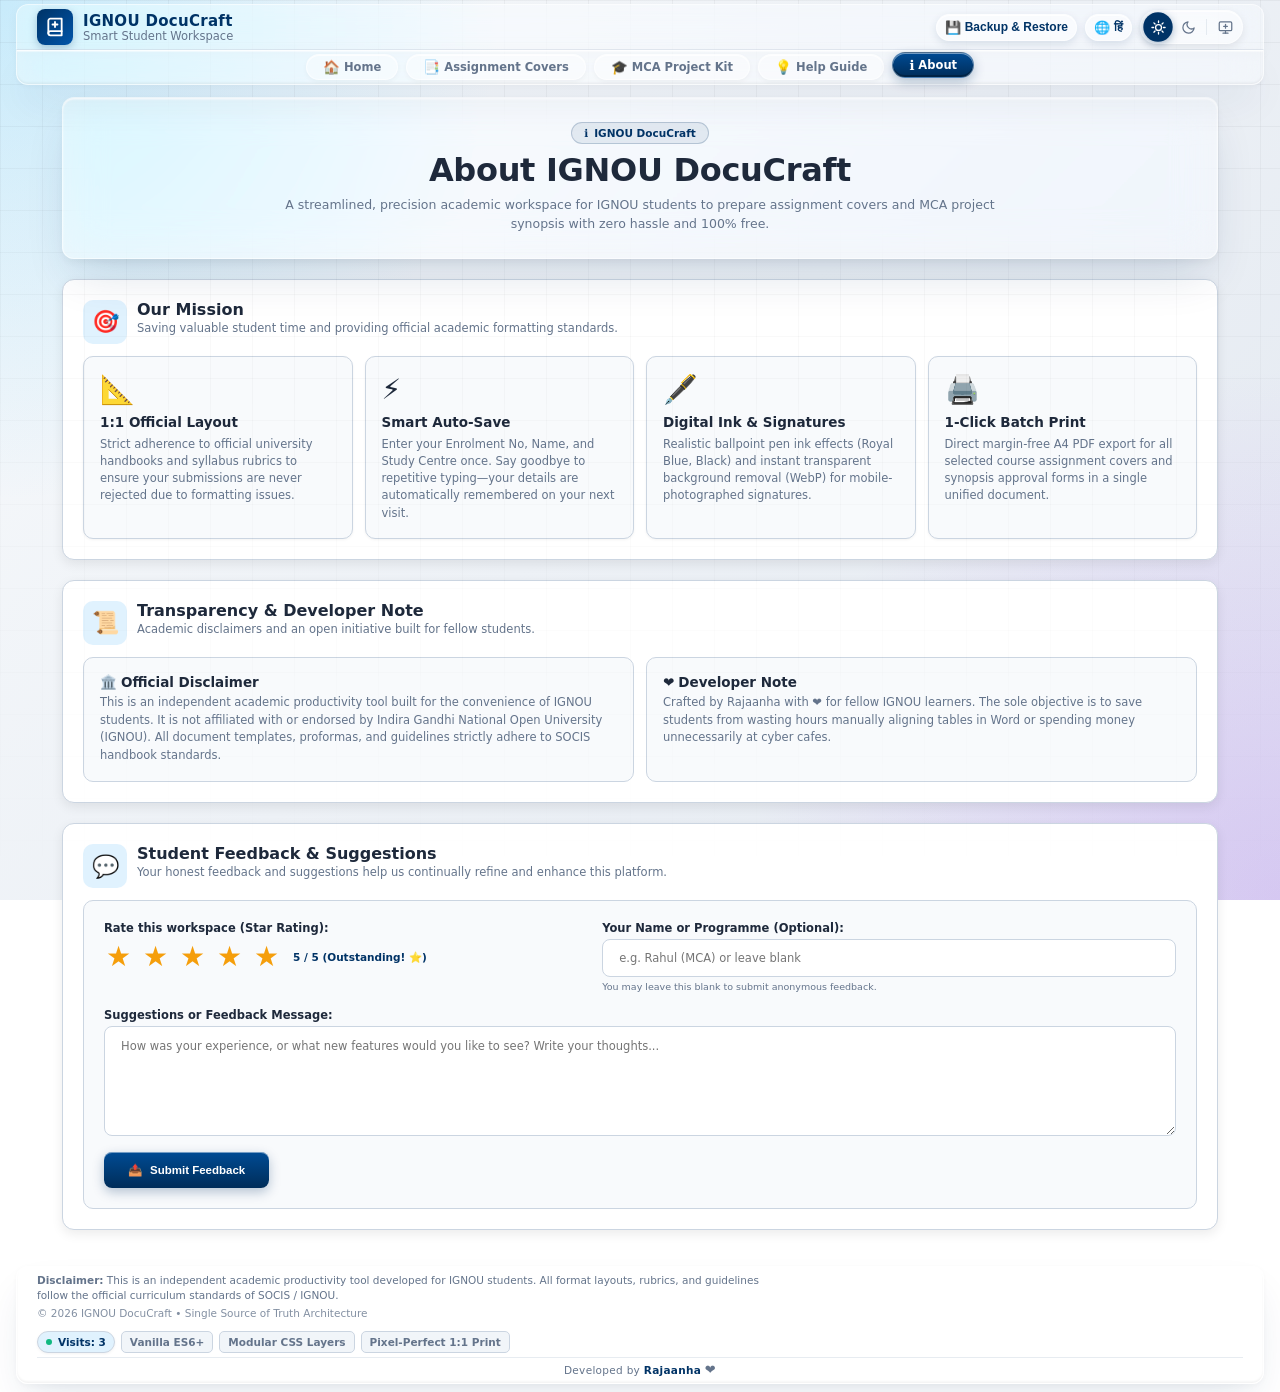
<file: app/about.html>
<!doctype html>
<html lang="hi" data-theme="light">
	<head>
		<meta charset="UTF-8" />
		<meta name="viewport" content="width=device-width, initial-scale=1.0" />
		<title>About - IGNOU DocuCraft</title>
		<link rel="stylesheet" href="./css/about.css" />
		<script type="module" src="./js/shared/header.component.js"></script>
		<script type="module" src="./js/shared/footer.component.js"></script>
		<script type="module" src="./js/about/about.js"></script>
	</head>
	<body>
		<!-- Global Shared Application Navigation Header -->
		<ignou-header active-page="about"></ignou-header>

		<!-- Main About Page Layout -->
		<main class="about-page-container">
			<!-- Hero Zone -->
			<header class="about-hero-zone">
				<span class="hero-badge">
					<span>ℹ️</span> <span data-i18n="about.heroBadge">IGNOU DocuCraft</span>
				</span>
				<h1 class="hero-title" data-i18n="about.heroTitle">About IGNOU DocuCraft</h1>
				<p class="hero-subtitle" data-i18n="about.heroSubtitle">
					इग्नू विद्यार्थियों के लिए असाइनमेंट कवर्स और MCA प्रोजेक्ट सिनॉप्सिस तैयार करने का एक सरल, सटीक और पूर्णतः निःशुल्क शैक्षणिक वर्कस्पेस।
				</p>
			</header>

			<!-- Section 1: हमारा उद्देश्य एवं मुख्य खूबियां -->
			<section class="about-section-card">
				<div class="sec-header">
					<div class="sec-icon-badge">🎯</div>
					<div class="sec-title-group">
						<h2 data-i18n="about.missionTitle">हमारा उद्देश्य (Our Mission)</h2>
						<p data-i18n="about.missionSub">विद्यार्थियों के समय की बचत और सटीक शैक्षणिक फ़ॉर्मेट उपलब्ध कराना।</p>
					</div>
				</div>

				<div class="about-features-grid">
					<div class="feature-card">
						<span class="card-icon">📐</span>
						<h3 data-i18n="about.feat1Title">1:1 आधिकारिक लेआउट</h3>
						<p data-i18n="about.feat1Desc">यूनिवर्सिटी के आधिकारिक दिशा-निर्देशों और हैंडबुक के अनुसार सटीक लेआउट, ताकि सबमिशन में किसी भी रिजेक्शन का सामना न करना पड़े।</p>
					</div>
					<div class="feature-card">
						<span class="card-icon">⚡</span>
						<h3 data-i18n="about.feat2Title">ऑटो-सेव सुविधा</h3>
						<p data-i18n="about.feat2Desc">अपना Enrolment No, Name और Study Centre एक बार भरें। बार-बार टाइप करने का झंझट खत्म, अगली बार पेज अपने आप तैयार मिलेगा।</p>
					</div>
					<div class="feature-card">
						<span class="card-icon">🖋️</span>
						<h3 data-i18n="about.feat3Title">डिजिटल स्याही व हस्ताक्षर</h3>
						<p data-i18n="about.feat3Desc">असली बॉलपॉइंट पेन लुक (Royal Blue, Black) और मोबाइल से खींचे गए हस्ताक्षर का ऑटोमैटिक पारदर्शी (Transparent WebP) क्रॉप।</p>
					</div>
					<div class="feature-card">
						<span class="card-icon">🖨️</span>
						<h3 data-i18n="about.feat4Title">1-क्लिक बैच प्रिंट</h3>
						<p data-i18n="about.feat4Desc">सभी चुने गए कवर्स या सिनॉप्सिस फ़ॉर्म्स को बिना किसी मार्जिन कट के सीधे A4 PDF में एक्सपोर्ट करें।</p>
					</div>
				</div>
			</section>

			<!-- Section 2: आधिकारिक डिस्क्लेमर एवं डेवलपर परिचय -->
			<section class="about-section-card">
				<div class="sec-header">
					<div class="sec-icon-badge">📜</div>
					<div class="sec-title-group">
						<h2 data-i18n="about.transparencyTitle">पारदर्शिता एवं डेवलपर संदेश</h2>
						<p data-i18n="about.transparencySub">शैक्षणिक डिस्क्लेमर और साथी विद्यार्थियों के लिए एक छोटा सहयोग।</p>
					</div>
				</div>

				<div class="about-info-dual-grid">
					<div class="info-pane">
						<span class="info-pane-title"><span>🏛️</span> <span data-i18n="about.disclaimerTitle">आधिकारिक डिस्क्लेमर</span></span>
						<p data-i18n="about.disclaimerBody">
							यह एक स्वतंत्र शैक्षणिक प्रोडक्टिविटी टूल है जो साथी विद्यार्थियों की सुविधा के लिए बनाया गया है। यह IGNOU का कोई आधिकारिक पोर्टल नहीं है, लेकिन इसके सभी प्रारूप और लेआउट्स विश्वविद्यालय की आधिकारिक हैंडबुक व SOCIS दिशा-निर्देशों के पूर्णतः अनुरूप तैयार किए गए हैं।
						</p>
					</div>
					<div class="info-pane">
						<span class="info-pane-title"><span>❤️</span> <span data-i18n="about.developerTitle">डेवलपर संदेश</span></span>
						<p data-i18n="about.developerBody">
							इस टूल को Rajaanha द्वारा साथी इग्नू विद्यार्थियों के सहयोग के लिए विकसित किया गया है। उद्देश्य बस इतना है कि असाइनमेंट फ्रंट पेज बनाने या साइबर कैफ़े के चक्कर काटने में किसी भी छात्र का कीमती समय बर्बाद न हो।
						</p>
					</div>
				</div>
			</section>

			<!-- Section 3: छात्र फ़ीडबैक एवं सुझाव फ़ॉर्म -->
			<section class="about-section-card" id="sec-feedback">
				<div class="sec-header">
					<div class="sec-icon-badge">💬</div>
					<div class="sec-title-group">
						<h2 data-i18n="about.feedbackTitle">विद्यार्थी फ़ीडबैक एवं सुझाव (Feedback)</h2>
						<p data-i18n="about.feedbackSub">आपके सुझाव इस टूल को और बेहतर बनाने में हमारी मदद करते हैं।</p>
					</div>
				</div>

				<form class="feedback-form-box" id="feedbackForm">
					<!-- Alert Banner -->
					<div class="feedback-alert" id="feedbackAlert"></div>

					<!-- Top 2-Column Grid: Star Rating + Student Name -->
					<div class="feedback-top-grid">
						<!-- Star Rating Column -->
						<div class="form-row">
							<label data-i18n="about.ratingLabel">इस टूल को रेटिंग दें (Star Rating):</label>
							<div class="star-rating-selector" role="radiogroup" aria-label="Star Rating">
								<button type="button" class="star-btn active" data-val="1" aria-label="1 Star">★</button>
								<button type="button" class="star-btn active" data-val="2" aria-label="2 Stars">★</button>
								<button type="button" class="star-btn active" data-val="3" aria-label="3 Stars">★</button>
								<button type="button" class="star-btn active" data-val="4" aria-label="4 Stars">★</button>
								<button type="button" class="star-btn active" data-val="5" aria-label="5 Stars">★</button>
								<span class="rating-text-badge" id="ratingTextBadge">5 / 5 (उत्कृष्ट! ⭐)</span>
							</div>
						</div>

						<!-- Name / Course Column -->
						<div class="form-row">
							<label for="inputFeedbackName" data-i18n="about.nameLabel">आपका नाम या कोर्स (वैकल्पिक):</label>
							<input type="text" id="inputFeedbackName" placeholder="उदा. Rahul (MCA) या छोड़ दें" data-i18n-attr="placeholder:about.namePlaceholder" maxlength="80">
							<span class="field-hint" data-i18n="about.nameHint">आप इसे खाली भी छोड़ सकते हैं।</span>
						</div>
					</div>

					<!-- Feedback Message Row -->
					<div class="form-row">
						<label for="inputFeedbackMessage" data-i18n="about.msgLabel">सुझाव या संदेश (Feedback / Suggestions):</label>
						<textarea id="inputFeedbackMessage" placeholder="आपको यह टूल कैसा लगा या इसमें क्या नया जुड़ना चाहिए? अपना अनुभव लिखें..." data-i18n-attr="placeholder:about.msgPlaceholder" required maxlength="800"></textarea>
					</div>

					<!-- Submit Button -->
					<button type="submit" class="btn-submit-feedback" id="btnSubmitFeedback">
						<span>📤</span> <span data-i18n="about.btnSubmit">सुझाव भेजें (Submit Feedback)</span>
					</button>
				</form>
			</section>
		</main>

		<!-- Global Shared Application Footer -->
		<ignou-footer></ignou-footer>
	</body>
</html>
</file>
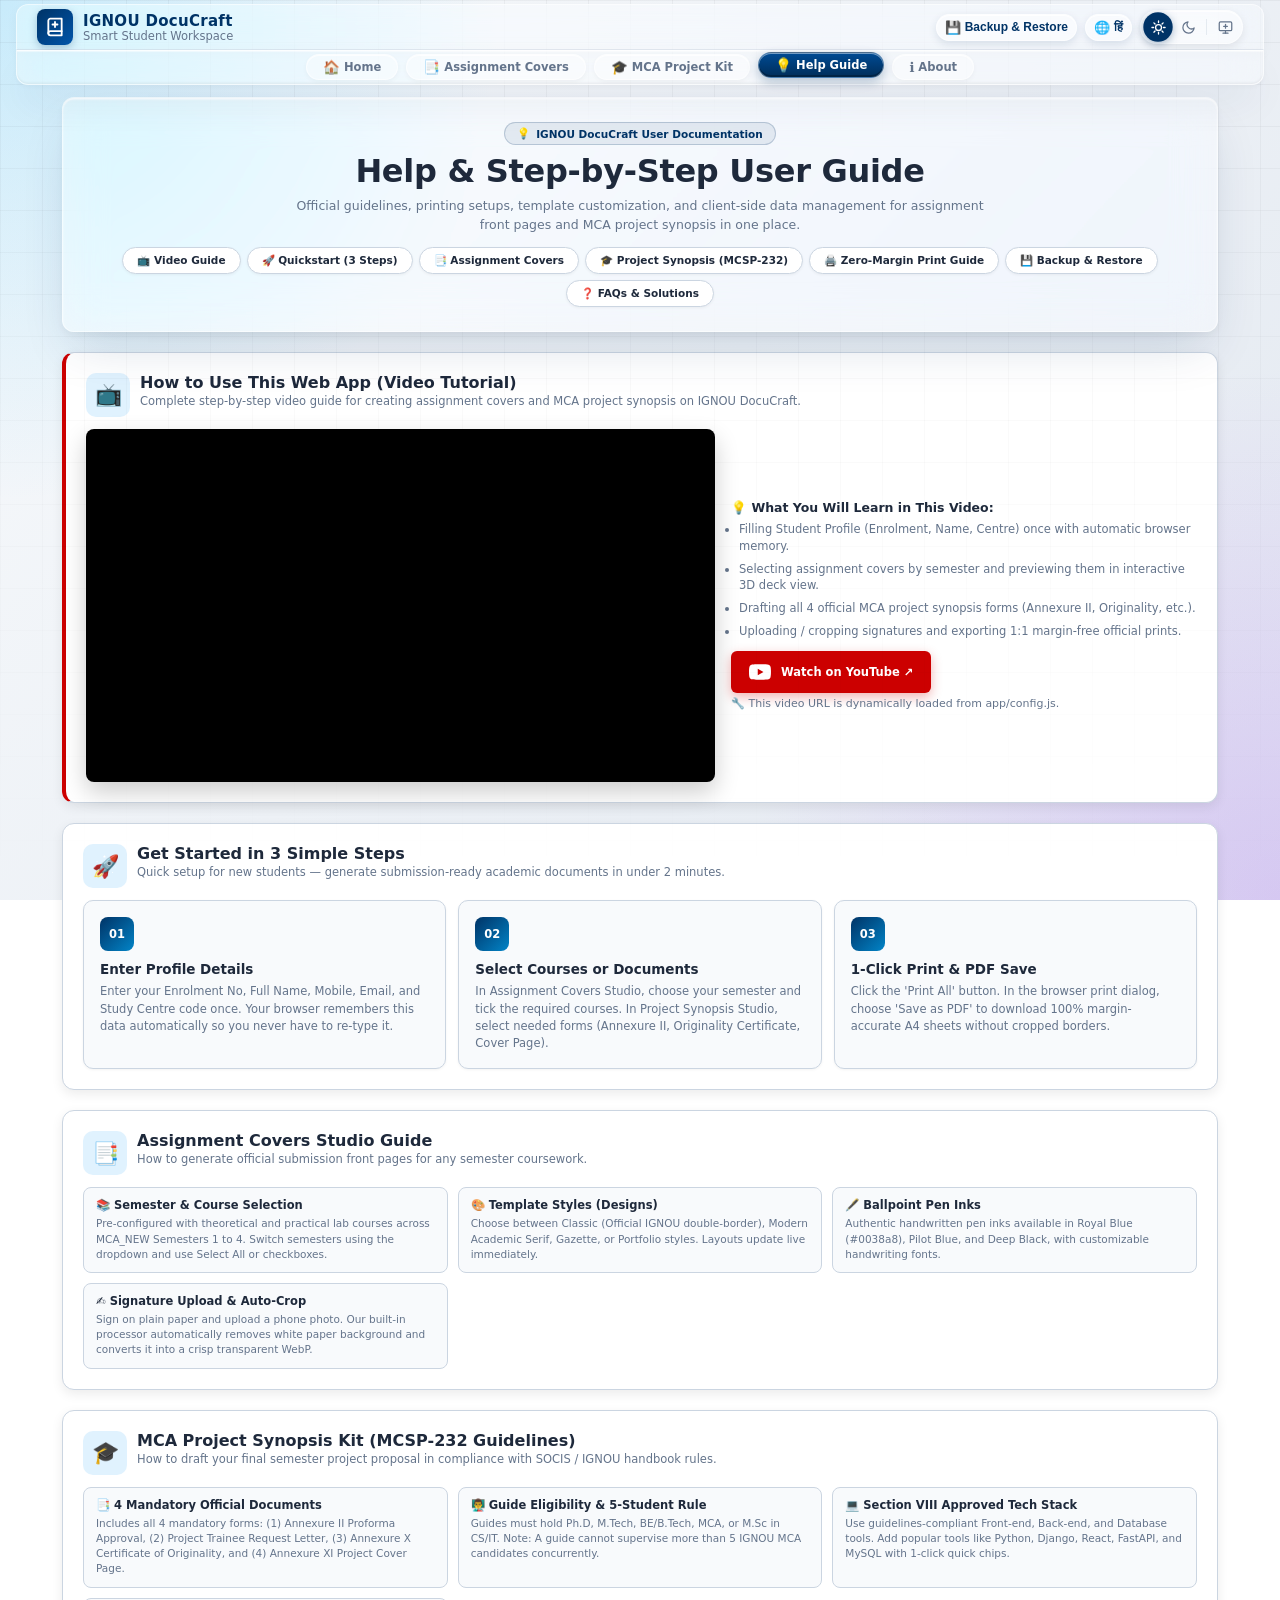
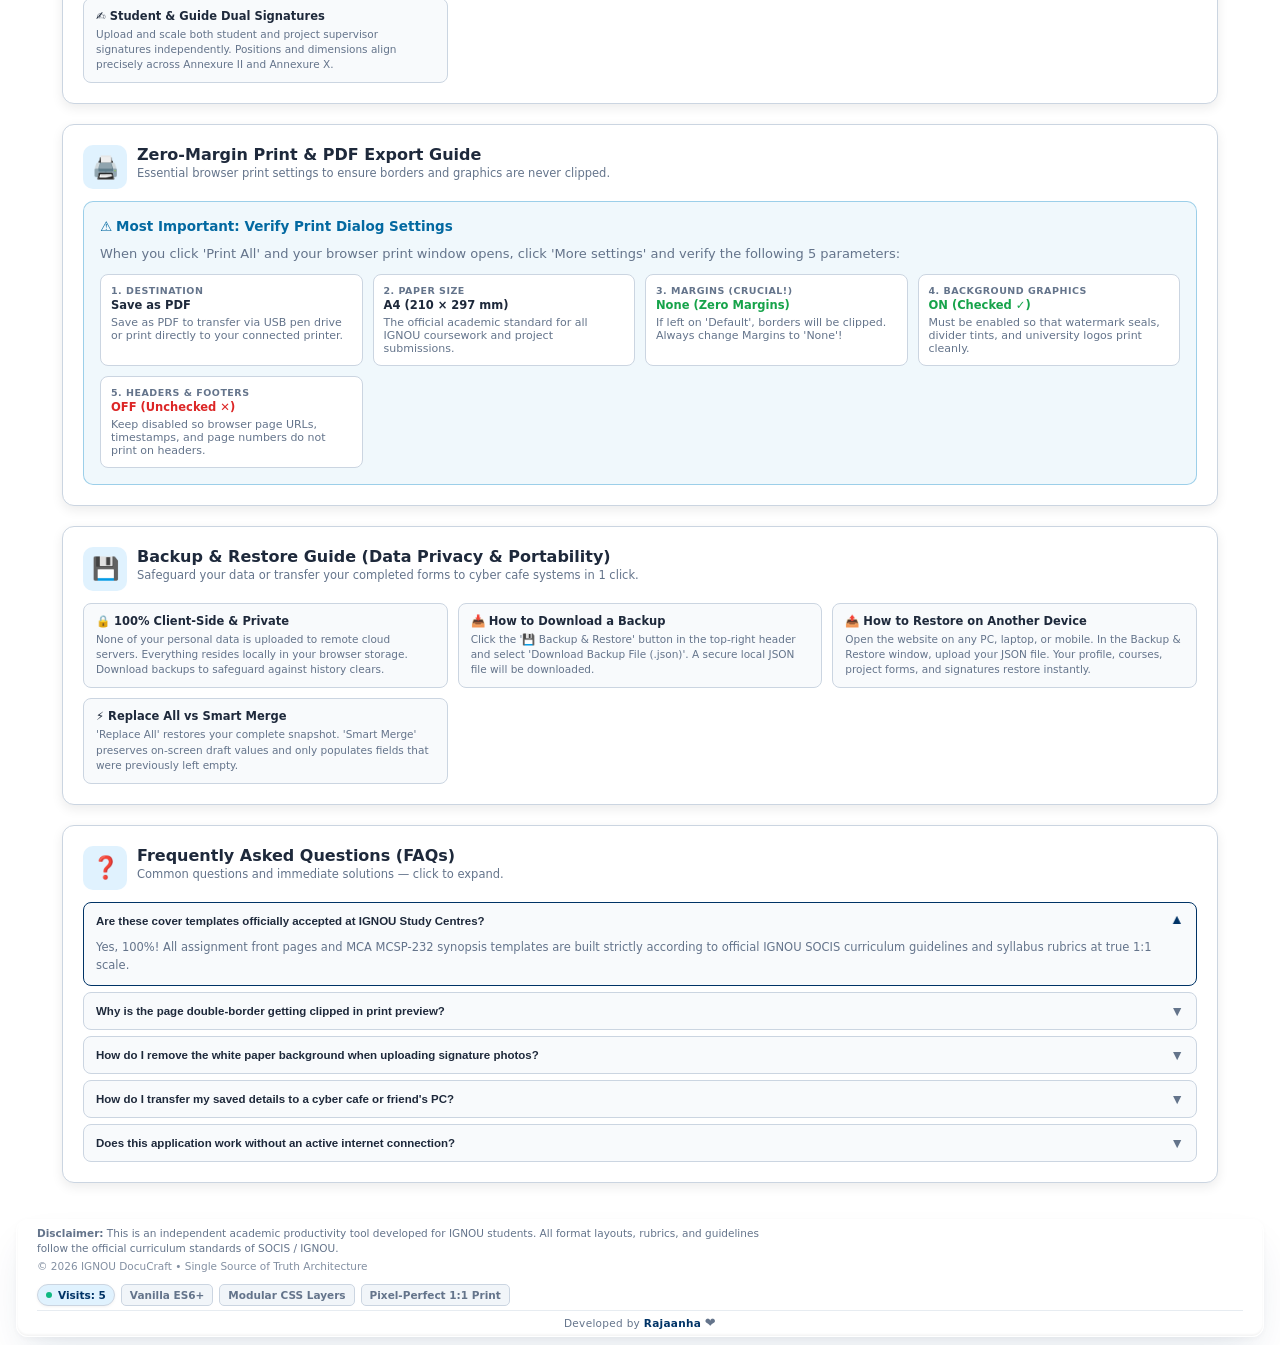
<file: app/help.html>
<!doctype html>
<html lang="hi" data-theme="light">
	<head>
		<meta charset="UTF-8" />
		<meta name="viewport" content="width=device-width, initial-scale=1.0" />
		<title>IGNOU DocuCraft - Help & User Guide</title>
		<link rel="stylesheet" href="./css/help.css" />
		<script type="module" src="./js/shared/header.component.js"></script>
		<script type="module" src="./js/shared/footer.component.js"></script>
		<script type="module" src="./js/help/help.js"></script>
	</head>
	<body>
		<!-- Global Shared Application Navigation Header -->
		<ignou-header active-page="help"></ignou-header>

		<!-- Main Help Guide Layout -->
		<main class="help-page-container">
			<!-- Hero Zone -->
			<header class="help-hero-zone">
				<span class="hero-badge">
					<span>💡</span> <span data-i18n="help.heroBadge">IGNOU DocuCraft User Documentation</span>
				</span>
				<h1 class="hero-title" data-i18n="help.heroTitle">IGNOU DocuCraft - Help & Step-by-Step User Guide</h1>
				<p class="hero-subtitle" data-i18n="help.heroSubtitle">
					Assignment front pages और MCA project synopsis के official formats, accurate print settings, और data management के आसान नियम एक ही जगह।
				</p>

				<!-- Quick Navigation Pills -->
				<nav class="help-quick-pills" aria-label="Help Quick Navigation">
					<a href="#sec-video" class="jump-pill jump-pill-video" data-i18n="help.pillVideo">📺 Video Guide</a>
					<a href="#sec-quickstart" class="jump-pill" data-i18n="help.pillQuickstart">🚀 Quickstart (3 Steps)</a>
					<a href="#sec-assignment" class="jump-pill" data-i18n="help.pillAssignment">📑 Assignment Covers</a>
					<a href="#sec-project" class="jump-pill" data-i18n="help.pillProject">🎓 Project Synopsis (MCSP-232)</a>
					<a href="#sec-print" class="jump-pill" data-i18n="help.pillPrint">🖨️ Zero-Margin Print Guide</a>
					<a href="#sec-backup" class="jump-pill" data-i18n="help.pillBackup">💾 Backup & Restore</a>
					<a href="#sec-faq" class="jump-pill" data-i18n="help.pillFaq">❓ FAQs & Solutions</a>
				</nav>
			</header>

			<!-- Section 0: How to Use Video Tutorial -->
			<section class="help-section-card video-guide-section" id="sec-video">
				<div class="sec-header">
					<div class="sec-icon-badge">📺</div>
					<div class="sec-title-group">
						<h2 data-i18n="help.videoTitle">How to Use This Web App (वीडियो ट्यूटोरियल)</h2>
						<p data-i18n="help.videoSub">IGNOU DocuCraft पर असाइनमेंट कवर्स और MCA प्रोजेक्ट सिनॉप्सिस तैयार करने का पूरा वीडियो गाइड।</p>
					</div>
				</div>

				<div class="video-guide-layout">
					<div class="video-player-container">
						<iframe 
							id="howToUseVideoIframe"
							src="https://www.youtube.com/embed/yffcim-EVwI" 
							title="How to Use IGNOU DocuCraft" 
							loading="lazy"
							allow="accelerometer; autoplay; clipboard-write; encrypted-media; gyroscope; picture-in-picture; web-share" 
							allowfullscreen>
						</iframe>
					</div>
					<div class="video-meta-box">
						<div class="video-meta-info">
							<h3 data-i18n="help.videoPointsHeading">💡 वीडियो में क्या-क्या सीखेंगे:</h3>
							<ul class="video-points-list">
								<li data-i18n="help.videoPoint1">विद्यार्थी प्रोफ़ाइल (Enrolment, Name, Centre) एक बार भरना और ऑटो-सेव होना।</li>
								<li data-i18n="help.videoPoint2">सेमेस्टर के अनुसार असाइनमेंट कवर्स चुनना और 3D डेक में प्रीव्यू देखना।</li>
								<li data-i18n="help.videoPoint3">MCA प्रोजेक्ट सिनॉप्सिस के चारों प्रपत्र (Annexure II, Originality आदि) तैयार करना।</li>
								<li data-i18n="help.videoPoint4">हस्ताक्षर अपलोड / ड्रा करना और बिना मार्जिन के 1:1 आधिकारिक प्रिंट निकालना।</li>
							</ul>
						</div>
						<div class="video-actions">
							<a id="howToUseDirectLink" href="https://www.youtube.com/watch?v=yffcim-EVwI" target="_blank" rel="noopener noreferrer" class="yt-watch-btn">
								<svg width="22" height="22" viewBox="0 0 24 24" fill="currentColor" aria-hidden="true">
									<path d="M23.498 6.186a3.016 3.016 0 0 0-2.122-2.136C19.505 3.545 12 3.545 12 3.545s-7.505 0-9.377.505A3.017 3.017 0 0 0 .502 6.186C0 8.07 0 12 0 12s0 3.93.502 5.814a3.016 3.016 0 0 0 2.122 2.136c1.871.505 9.376.505 9.376.505s7.505 0 9.377-.505a3.015 3.015 0 0 0 2.122-2.136C24 15.93 24 12 24 12s0-3.93-.502-5.814zM9.545 15.568V8.432L15.818 12l-6.273 3.568z"/>
								</svg>
								<span data-i18n="help.videoWatchBtn">YouTube पर देखें (Watch on YouTube) ↗</span>
							</a>
							<span class="video-config-hint" data-i18n="help.videoConfigHint">🔧 यह वीडियो लिंक app/config.js से लोड हो रहा है।</span>
						</div>
					</div>
				</div>
			</section>

			<!-- Section 1: 3-Step Quickstart -->
			<section class="help-section-card" id="sec-quickstart">
				<div class="sec-header">
					<div class="sec-icon-badge">🚀</div>
					<div class="sec-title-group">
						<h2 data-i18n="help.quickstartTitle">आसान 3 Steps में तैयार करें</h2>
						<p data-i18n="help.quickstartSub">नए विद्यार्थियों के लिए quick setup — सिर्फ 2 मिनट में submission-ready दस्तावेज़ तैयार करें।</p>
					</div>
				</div>

				<div class="quickstart-steps-grid">
					<div class="step-card">
						<span class="step-num-pill" data-i18n="help.step1Num">01</span>
						<h3 data-i18n="help.step1Title">Profile Details भरें</h3>
						<p data-i18n="help.step1Desc">अपना Enrolment No, Full Name, Mobile, Email और Study Centre code एक बार enter करें। Browser इस data को automatically याद रखेगा, बार-बार type करने की ज़रूरत नहीं पड़ेगी।</p>
					</div>
					<div class="step-card">
						<span class="step-num-pill" data-i18n="help.step2Num">02</span>
						<h3 data-i18n="help.step2Title">Subjects या Documents चुनें</h3>
						<p data-i18n="help.step2Desc">Assignment Covers studio में अपना semester सेलेक्ट करके courses टिक करें। Project Synopsis studio में ज़रूरी documents (Annexure II, Originality Certificate, Cover Page) चुनें।</p>
					</div>
					<div class="step-card">
						<span class="step-num-pill" data-i18n="help.step3Num">03</span>
						<h3 data-i18n="help.step3Title">1-Click Print & PDF Save करें</h3>
						<p data-i18n="help.step3Desc">'Print All' बटन दबाएं। Print window में 'Save as PDF' चुनें और बिना border कटे 100% सटीक A4 sheets डाउनलोड करें।</p>
					</div>
				</div>
			</section>

			<!-- Section 2: Assignment Covers Studio Guide -->
			<section class="help-section-card" id="sec-assignment">
				<div class="sec-header">
					<div class="sec-icon-badge">📑</div>
					<div class="sec-title-group">
						<h2 data-i18n="help.assignmentTitle">Assignment Covers Studio Guide</h2>
						<p data-i18n="help.assignmentSub">प्रत्येक semester के असाइनमेंट्स के लिए official submission front page कैसे बनाएं।</p>
					</div>
				</div>

				<div class="help-feature-grid">
					<div class="feature-mini-card">
						<span class="mini-title" data-i18n="help.assignCard1Title">📚 Semester & Course Selection</span>
						<span class="mini-desc" data-i18n="help.assignCard1Desc">MCA_NEW के semester 1 से 4 तक के सभी theoretical और practical lab courses पहले से जुड़े हैं। Dropdown से semester बदलें और Select All या individual checkbox का उपयोग करें।</span>
					</div>
					<div class="feature-mini-card">
						<span class="mini-title" data-i18n="help.assignCard2Title">🎨 Template Styles (Designs)</span>
						<span class="mini-desc" data-i18n="help.assignCard2Desc">Classic (आधिकारिक IGNOU double-border), Modern Academic Serif, Gazette, या Portfolio शैलियों में से चुनें। लेआउट तुरंत live sheet पर अपडेट होता है।</span>
					</div>
					<div class="feature-mini-card">
						<span class="mini-title" data-i18n="help.assignCard3Title">🖋️ Ballpoint Pen Inks</span>
						<span class="mini-desc" data-i18n="help.assignCard3Desc">असली हाथ से लिखी लिखावट के लिए Royal Blue (#0038a8), Pilot Blue, और Deep Black इंक उपलब्ध हैं। Handwriting font स्टाइल भी बदल सकते हैं।</span>
					</div>
					<div class="feature-mini-card">
						<span class="mini-title" data-i18n="help.assignCard4Title">✍️ Signature Upload & Transparent Auto-Crop</span>
						<span class="mini-desc" data-i18n="help.assignCard4Desc">कागज़ पर sign करके मोबाइल से photo अपलोड करें। हमारा processor सफेद background को automatically हटाकर transparent WebP बना देता है। Zoom slider से साइज भी एडजस्ट करें।</span>
					</div>
				</div>
			</section>

			<!-- Section 3: MCA Project Synopsis Kit (MCSP-232) -->
			<section class="help-section-card" id="sec-project">
				<div class="sec-header">
					<div class="sec-icon-badge">🎓</div>
					<div class="sec-title-group">
						<h2 data-i18n="help.projectTitle">MCA Project Synopsis Kit (MCSP-232 Guidelines)</h2>
						<p data-i18n="help.projectSub">SOCIS / IGNOU handbook के अनुसार MCA Final Semester project proposal कैसे तैयार करें।</p>
					</div>
				</div>

				<div class="help-feature-grid">
					<div class="feature-mini-card">
						<span class="mini-title" data-i18n="help.projectCard1Title">📑 4 Mandatory Official Documents</span>
						<span class="mini-desc" data-i18n="help.projectCard1Desc">किट में 4 ज़रूरी forms हैं: (1) Annexure II Proforma Approval, (2) Project Trainee Request Letter, (3) Annexure X Certificate of Originality, और (4) Annexure XI Project Cover Page।</span>
					</div>
					<div class="feature-mini-card">
						<span class="mini-title" data-i18n="help.projectCard2Title">👨‍🏫 Guide Eligibility & 5-Student Rule</span>
						<span class="mini-desc" data-i18n="help.projectCard2Desc">Guide का Computer Science / IT में Ph.D, M.Tech, BE/B.Tech, MCA, या M.Sc होना अनिवार्य है। नोट: एक गाइड एक समय पर 5 से अधिक IGNOU MCA students को गाइड नहीं कर सकते।</span>
					</div>
					<div class="feature-mini-card">
						<span class="mini-title" data-i18n="help.projectCard3Title">💻 Section VIII Approved Tech Stack</span>
						<span class="mini-desc" data-i18n="help.projectCard3Desc">Guidelines के अनुसार Front-end, Back-end और Database software का उपयोग करें। Quick-chips पर क्लिक करके Python, Django, React, MySQL, FastAPI जैसे टूल्स 1-click में जोड़ें।</span>
					</div>
					<div class="feature-mini-card">
						<span class="mini-title" data-i18n="help.projectCard4Title">✍️ Student & Guide Dual Signature</span>
						<span class="mini-desc" data-i18n="help.projectCard4Desc">Student और Project Guide दोनों के signatures अलग-अलग upload और scale किए जा सकते हैं। Annexure II और Annexure X दोनों जगह signatures बिल्कुल सही बैठते हैं।</span>
					</div>
				</div>
			</section>

			<!-- Section 4: Print & PDF Settings -->
			<section class="help-section-card" id="sec-print">
				<div class="sec-header">
					<div class="sec-icon-badge">🖨️</div>
					<div class="sec-title-group">
						<h2 data-i18n="help.printTitle">Zero-Margin Print & PDF Export Guide</h2>
						<p data-i18n="help.printSub">प्रिंट निकालते समय पेज का बॉर्डर न कटे, इसके लिए browser की आवश्यक प्रिंट सेटिंग्स।</p>
					</div>
				</div>

				<div class="print-checklist-box">
					<div class="callout-title">
						<span>⚠️</span> <span data-i18n="help.printAlertTitle">सबसे महत्वपूर्ण: Print Dialog Settings चेक करें</span>
					</div>
					<p data-i18n="help.printAlertIntro" style="margin: 0; font-size: 13px; color: var(--text-muted); line-height: 1.5;">
						जब आप <strong>'Print All'</strong> बटन दबाते हैं और browser का print dialog खुलता है, तो 'More settings' पर क्लिक करें और इन सेटिंग्स को verify करें:
					</p>

					<div class="print-settings-table">
						<div class="setting-item">
							<span class="setting-key" data-i18n="help.printSet1Key">1. Destination</span>
							<span class="setting-val" data-i18n="help.printSet1Val">Save as PDF</span>
							<span class="setting-note" data-i18n="help.printSet1Note">PDF सेव करके पेन ड्राइव में ले जाएं या सीधे प्रिंट करें।</span>
						</div>
						<div class="setting-item">
							<span class="setting-key" data-i18n="help.printSet2Key">2. Paper Size</span>
							<span class="setting-val" data-i18n="help.printSet2Val">A4 (210 × 297 mm)</span>
							<span class="setting-note" data-i18n="help.printSet2Note">IGNOU submissions के लिए आधिकारिक मानक साइज़ A4 ही होता है।</span>
						</div>
						<div class="setting-item">
							<span class="setting-key" data-i18n="help.printSet3Key">3. Margins (सबसे महत्वपूर्ण!)</span>
							<span class="setting-val highlight-green" data-i18n="help.printSet3Val">None (कोई मार्जिन नहीं)</span>
							<span class="setting-note" data-i18n="help.printSet3Note">अगर 'Default' रखेंगे तो बॉर्डर कट जाएगा। इसको 'None' पर सेट करें!</span>
						</div>
						<div class="setting-item">
							<span class="setting-key" data-i18n="help.printSet4Key">4. Background Graphics</span>
							<span class="setting-val highlight-green" data-i18n="help.printSet4Val">ON (Checked ✓)</span>
							<span class="setting-note" data-i18n="help.printSet4Note">इसको चालू रखने से university logo और वाटरमार्क सही प्रिंट होंगे।</span>
						</div>
						<div class="setting-item">
							<span class="setting-key" data-i18n="help.printSet5Key">5. Headers & Footers</span>
							<span class="setting-val highlight-red" data-i18n="help.printSet5Val">OFF (Unchecked ✕)</span>
							<span class="setting-note" data-i18n="help.printSet5Note">इसको बंद रखें ताकि पेज के ऊपर-नीचे website URL या तारीख न छपे।</span>
						</div>
					</div>
				</div>
			</section>

			<!-- Section 5: Backup & Restore -->
			<section class="help-section-card" id="sec-backup">
				<div class="sec-header">
					<div class="sec-icon-badge">💾</div>
					<div class="sec-title-group">
						<h2 data-i18n="help.backupTitle">Backup & Restore Guide (Data Safe & Private)</h2>
						<p data-i18n="help.backupSub">डिवाइस बदलने पर या cyber cafe में अपना data 1 क्लिक में कैसे सुरक्षित रिकवर करें।</p>
					</div>
				</div>

				<div class="help-feature-grid">
					<div class="feature-mini-card">
						<span class="mini-title" data-i18n="help.backupCard1Title">🔒 100% Client-Side & Private</span>
						<span class="mini-desc" data-i18n="help.backupCard1Desc">आपका कोई भी data किसी online server पर upload नहीं होता। सब कुछ आपके local browser में रहता है। Browser history clear होने पर data सुरक्षित रहे, इसलिए backup लें।</span>
					</div>
					<div class="feature-mini-card">
						<span class="mini-title" data-i18n="help.backupCard2Title">📥 Backup कैसे लें?</span>
						<span class="mini-desc" data-i18n="help.backupCard2Desc">Top-right header में <strong>'💾 Backup & Restore'</strong> बटन दबाएं और <strong>'Backup File Download करें'</strong> चुनें। एक सुरक्षित <code>.json</code> फ़ाइल डाउनलोड हो जाएगी।</span>
					</div>
					<div class="feature-mini-card">
						<span class="mini-title" data-i18n="help.backupCard3Title">📤 दूसरे Computer पर Restore कैसे करें?</span>
						<span class="mini-desc" data-i18n="help.backupCard3Desc">नए PC या मोबाइल पर वेबसाइट खोलें। Backup & Restore modal में अपनी JSON फ़ाइल upload करें। पूरा profile, project details और दोनों signatures तुरंत लोड हो जाएंगे!</span>
					</div>
					<div class="feature-mini-card">
						<span class="mini-title" data-i18n="help.backupCard4Title">⚡ Replace All vs Smart Merge</span>
						<span class="mini-desc" data-i18n="help.backupCard4Desc">Restore करते समय 'Replace All' से पूरा नया data लोड होता है। 'Smart Merge' से स्क्रीन पर भरी हुई डिटेल्स सुरक्षित रहती हैं और केवल खाली fields बैकअप से भरती हैं।</span>
					</div>
				</div>
			</section>

			<!-- Section 6: Interactive FAQs -->
			<section class="help-section-card" id="sec-faq">
				<div class="sec-header">
					<div class="sec-icon-badge">❓</div>
					<div class="sec-title-group">
						<h2 data-i18n="help.faqTitle">Frequently Asked Questions (अक्सर पूछे जाने वाले सवाल)</h2>
						<p data-i18n="help.faqSub">सामान्य समस्याएं और उनके त्वरित समाधान — क्लिक करके उत्तर पढ़ें।</p>
					</div>
				</div>

				<div class="faq-accordion-group">
					<!-- FAQ 1 -->
					<div class="faq-item open">
						<button type="button" class="faq-trigger-btn">
							<span data-i18n="help.faq1Q">क्या ये templates IGNOU study centre में officially स्वीकार होते हैं?</span>
							<span class="faq-icon">▼</span>
						</button>
						<div class="faq-content">
							<p data-i18n="help.faq1A">हाँ, 100%! ये सभी assignment covers और MCA MCSP-232 synopsis templates IGNOU SOCIS (School of Computer and Information Sciences) के आधिकारिक नियमों और handbook के आधार पर 1:1 स्केल पर तैयार किए गए हैं।</p>
						</div>
					</div>

					<!-- FAQ 2 -->
					<div class="faq-item">
						<button type="button" class="faq-trigger-btn">
							<span data-i18n="help.faq2Q">Print preview में पेज का double-border क्यों कट रहा है?</span>
							<span class="faq-icon">▼</span>
						</button>
						<div class="faq-content">
							<p data-i18n="help.faq2A">यह browser के default 0.4-inch margins के कारण होता है। Print dialog में 'More settings' पर क्लिक करके <strong>Margins: None</strong> सेट करें। इसके बाद बॉर्डर पेज के किनारों के साथ 100% सटीक प्रिंट होगा।</p>
						</div>
					</div>

					<!-- FAQ 3 -->
					<div class="faq-item">
						<button type="button" class="faq-trigger-btn">
							<span data-i18n="help.faq3Q">Signature की photo अपलोड करने पर सफेद background कैसे हटाएं?</span>
							<span class="faq-icon">▼</span>
						</button>
						<div class="faq-content">
							<p data-i18n="help.faq3A">आपको अलग से photoshop या background remover की कोई आवश्यकता नहीं है! हमारा built-in Signature Processor फ़ोटो अपलोड होते ही सफेद कागज़ के बैकग्राउंड को transparent WebP में बदल देता है और डिजिटल इंक साइन बनाता है।</p>
						</div>
					</div>

					<!-- FAQ 4 -->
					<div class="faq-item">
						<button type="button" class="faq-trigger-btn">
							<span data-i18n="help.faq4Q">Cyber cafe या दोस्त के लैपटॉप पर अपना data कैसे ट्रांसफर करें?</span>
							<span class="faq-icon">▼</span>
						</button>
						<div class="faq-content">
							<p data-i18n="help.faq4A">अपने घर के कंप्यूटर से 'Backup & Restore' बटन दबाकर JSON फ़ाइल डाउनलोड करें और अपने WhatsApp या Email पर सेव कर लें। कैफ़े में जाकर वेबसाइट खोलें और Restore में वही फ़ाइल चुनें — 2 सेकंड में आपका पूरा डेटा और हस्ताक्षर लोड हो जाएंगे।</p>
						</div>
					</div>

					<!-- FAQ 5 -->
					<div class="faq-item">
						<button type="button" class="faq-trigger-btn">
							<span data-i18n="help.faq5Q">क्या इंटरनेट बंद होने पर भी वेबसाइट काम करेगी?</span>
							<span class="faq-icon">▼</span>
						</button>
						<div class="faq-content">
							<p data-i18n="help.faq5A">हाँ! एक बार ब्राउज़र में वेबसाइट लोड होने के बाद यह पूरी तरह offline (client-side) काम करती है। फ़ॉर्म भरने, लाइव प्रीव्यू देखने और PDF प्रिंट करने के लिए सक्रिय इंटरनेट की आवश्यकता नहीं होती।</p>
						</div>
					</div>
				</div>
			</section>
		</main>

		<!-- Global Shared Application Footer -->
		<ignou-footer></ignou-footer>
	</body>
</html>
</file>
<file: app/css/about.css>
/**
 * Master Stylesheet: IGNOU Document Automation Hub (about.html)
 * Single Responsibility: Bundles common shared foundation and about page styles.
 */
@import url("./common.css");
@import url("./modules/about.css");
</file>
<file: app/css/help.css>
/**
 * Master Stylesheet: IGNOU Document Automation Hub (help.html)
 * Single Responsibility: Bundles common shared foundation and help page module styles.
 */
@import url("./common.css");
@import url("./modules/help.css");
</file>
